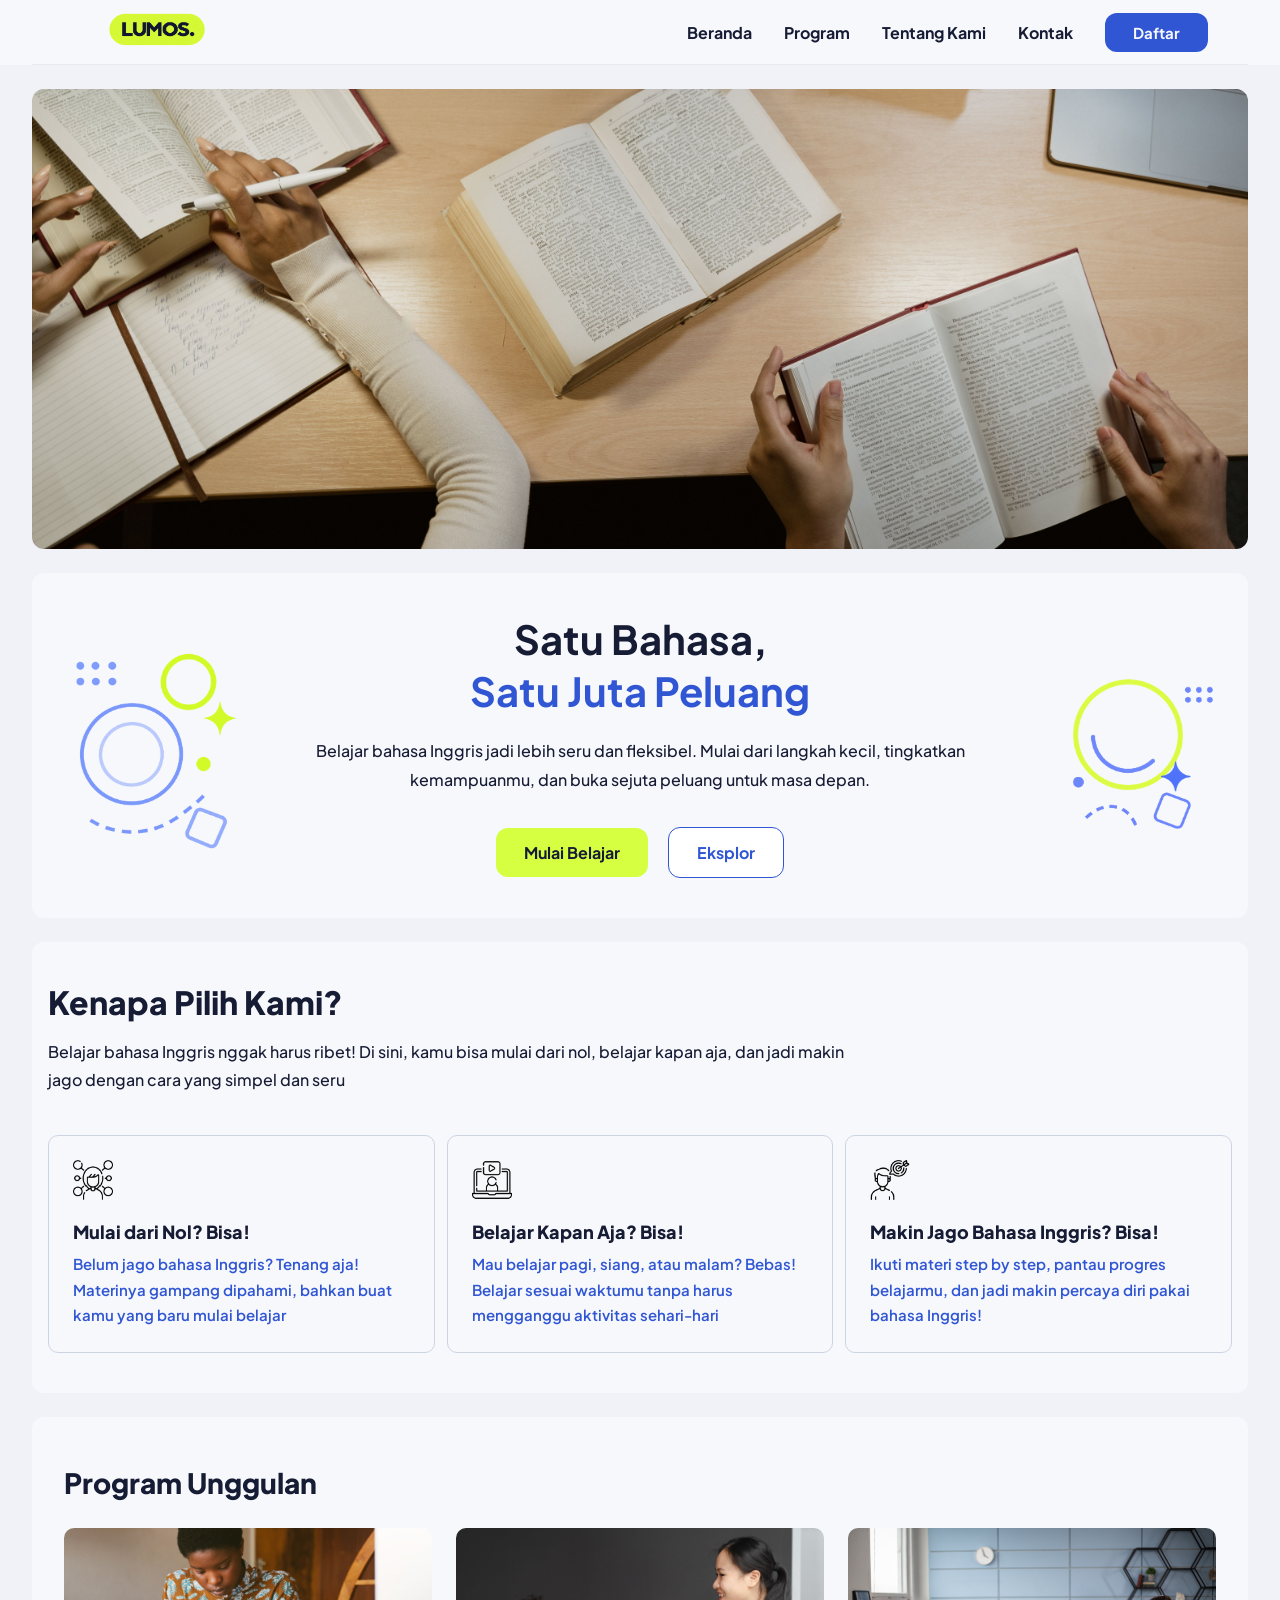
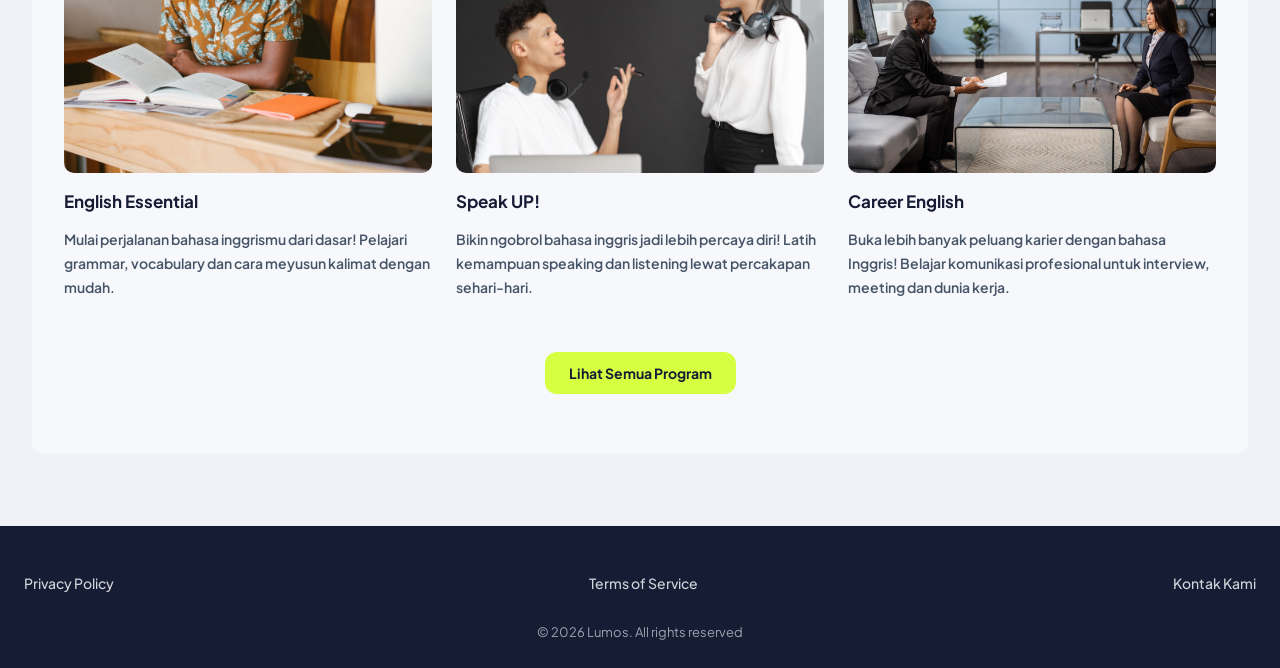
<file: index.html>
<!DOCTYPE html>
<html lang="en">
<head>
    <meta charset="UTF-8">
  <meta name="viewport" content="width=device-width, initial-scale=1.0">
    <title>LUMOS</title>
    <link rel="preconnect" href="https://fonts.googleapis.com">
    <link rel="preconnect" href="https://fonts.gstatic.com" crossorigin>
    <link href="https://fonts.googleapis.com/css2?family=Plus+Jakarta+Sans:wght@400;500;600;700;800&display=swap" rel="stylesheet">
    <link rel="stylesheet" href="style.css">
</head>
<body>
    <header>
        <div class="navbar">
            <div class="logo">
                <img src="assets/logo.png" alt="logo">
            </div>
            <nav class="navlink">
                <a href="#beranda" target="_blank">Beranda</a>
                <a href="#program" target="_blank">Program</a>
                <a href="#tkami" target="_blank">Tentang Kami</a>
                <a href="#kontak" target="_blank">Kontak</a>
                <a href="daftar" class="navlink-btn" target="_blank">Daftar</a>
            </nav>
        </div>
    </header>

    <main class="page-ctn">
        <section class="hero">
            <div class="hero-img">
                <img src="assets/hero.png" alt="hero">
            </div>
            <div class="hero-ctn">
                <img src="assets/hero1.png" class="hero1" alt="hero1">
                <h1>Satu Bahasa,<br> <span>Satu Juta Peluang</span></h1>
                <p>Belajar bahasa Inggris jadi lebih seru dan fleksibel. Mulai dari langkah kecil, tingkatkan kemampuanmu, dan buka sejuta peluang untuk masa depan.</p>
                <div class="hero-btn">
                    <a href="#daftar" class="btn-1" target="_blank">Mulai Belajar</a>
                    <a href="#daftar" class="btn-2" target="_blank">Eksplor</a>
                </div>
                <img src="assets/hero2.png" class="hero2" alt="hero2">
             </div>
        </section>

        <section class="fitur-ctn">
            <div class="fitur-head">
                <h2>Kenapa Pilih Kami?</h2>
                <p>Belajar bahasa Inggris nggak harus ribet! Di sini, kamu bisa mulai dari nol, belajar kapan aja, dan jadi makin jago dengan cara yang simpel dan seru</p>
            </div>

            <div class="fitur-grid">
                <article class="fitur-cd">
                    <img src="assets/fitur1.png" alt="fitur1">
                    <h3>Mulai dari Nol? Bisa!</h3>
                    <p>Belum jago bahasa Inggris? Tenang aja! Materinya gampang dipahami, bahkan buat kamu yang baru mulai belajar</p>
                </article>

                 <article class="fitur-cd">
                    <img src="assets/fitur2.png" alt="fitur2">
                    <h3>Belajar Kapan Aja? Bisa!</h3>
                    <p>Mau belajar pagi, siang, atau malam? Bebas! Belajar sesuai waktumu tanpa harus mengganggu aktivitas sehari-hari</p>
                </article>

                 <article class="fitur-cd">
                    <img src="assets/fitur3.png" alt="fitur3">
                    <h3>Makin Jago Bahasa Inggris? Bisa!</h3>
                    <p>Ikuti materi step by step, pantau progres belajarmu, dan jadi makin percaya diri pakai bahasa Inggris!</p>
                </article>
            </div>
        </section>

        <section class="program-ctn">
            <div class="program-head">
                <h2>Program Unggulan</h2>
            </div>

            <div class="program-grid">
                <article class="program-cd">
                    <img src="assets/program1.jpg" alt="program1">
                    <h3><a href="program1.html" target="_blank">English Essential</a></h3>
                    <p>Mulai perjalanan bahasa inggrismu dari dasar! Pelajari grammar, vocabulary dan cara meyusun kalimat dengan mudah.</p>
                </article> 

                <article class="program-cd">
                    <img src="assets/program2.jpg" alt="program2">
                    <h3><a href="program2.html" target="_blank">Speak UP!</a></h3>
                    <p>Bikin ngobrol bahasa inggris jadi lebih percaya diri! Latih kemampuan speaking dan listening lewat percakapan sehari-hari.</p>
                </article>

                <article class="program-cd">
                    <img src="assets/program3.jpg" alt="program3">
                    <h3><a href="program3.html" target="_blank">Career English</a></h3>
                    <p>Buka lebih banyak peluang karier dengan bahasa Inggris! Belajar komunikasi profesional untuk interview, meeting dan dunia kerja.</p>
                </article>
            </div>

            <div class="program-btn">
                <a href="#program">Lihat Semua Program</a>
            </div>
        </section>
    </main>

    <footer>
        <div class="footer-ctn">
            <div class="footer-link">
                <a href="#privacy" target="_blank">Privacy Policy</a>
                <a href="#terms" target="_blank">Terms of Service</a>
                <a href="kontak" target="_blank">Kontak Kami</a>
            </div>
            <p>&copy; 2026 Lumos. All rights reserved</p>
        </div>
    </footer>
</body>
</html>
</file>
<file: style.css>
* {
    margin: 0;
    padding: 0;
    box-sizing: border-box;
}

body {
    font-family: 'Plus Jakarta Sans',arial;
    background-color: #F0F2F8;
}

header {
    width: 100%;
    margin: 0;
    background-color: #F7F8FC;
}

.page-ctn {
    width: 95%;
    max-width: 1280px;
    margin: 24px auto;
}

.logo img {
    width: 170px;
    height: auto;
}

.navbar {
    display: flex;
    align-items: center;
    justify-content: space-between;
    padding: 12px 40px 12px 40px;
    width: 95%;
    margin: 0 auto;
    max-width: 1280px;
    height: 65px;
    background-color: #F7F8FC;
    border-bottom: 1px solid #E8EAF1;
}

.navlink {
    display: flex;
    align-items: center;
    gap: 32px;
}

.navlink a {
    font-size: 16px;
    font-weight: bold;
    color: #171C35;
    text-decoration: none;
    transition: color 0.2 ease;
}

.navlink a:hover {
    background-color: #EEF2FF;
    color: #3056D3;
}
.navlink a.navlink-btn {
    background-color: #3056D3;
    color: #F7F8FC;
    padding: 10px 28px;
    font-size: 15px;
    font-weight: bold;
    text-decoration: none;
    border-radius: 12px;
    transition: background-color 0.2s ease, color 0.2s ease, transform 0.2s ease, filter 0.2s ease;
}

.navlink a.navlink-btn:hover {
    transform: translateY(-2px);
    filter: brightness(0.94);
}

.hero {
    display: flex;
    flex-direction: column;
    width: 100%;
    gap: 24px;
}

.hero-img {
    width: 100%;
    height: 460px;
    background-color: white;
    border-radius: 12px;
    overflow: hidden;
}

.hero-img img {
    display: block;
    width: 100%;
    height: 100%;
    object-fit:cover;
    object-position: center;
}

.hero-ctn {
    width: 100%;
    background-color: #F7F8FC;
    text-align: center;
    padding: 40px 16px 40px 16px;
    border-radius: 12px;
    position: relative;
    overflow: hidden;
}

.hero1 {
    position: absolute;
    width: 190px;
    height: auto;
    left: 25px;
    top: 50%;
    transform: translateY(-50%);
}

.hero-ctn h1 {
    font-size: 40px;
    font-weight: bold;
    line-height: 1.3;
    color: #171C35;
    margin-bottom: 20px;
}

.hero-ctn h1 span {
    color: #3056D3;
}

.hero-ctn p {
    font-weight: 500;
    font-size: 16px;
    line-height: 1.8;
    color: #171C35;
    max-width: 650px;
    margin: 0 auto 32px;
}

.hero-btn {
    display: flex;
    align-items: center;
    justify-content: center;
    gap: 20px;
}

.hero-btn a {
    display: inline-block;
    padding: 14px 28px;
    border-radius: 12px;
    font-size: 16px;
    font-weight: 700;
    text-decoration: none;
    transition: background-color 0.2s ease, color 0.2s ease, transform 0.2s ease, filter 0.2s ease;
}

.hero-btn a:hover {
    transform: translateY(-2px);
    filter: brightness(0.94);
}

.btn-1 {
   background-color: #D5FF40;
   color: #171C35; 
}

.btn-2 {
    background-color: white;
    color: #3056D3;
    border: 1px solid #3056D3;
}

.hero2 {
    position: absolute;
    width: 190px;
    height: auto;
    right: 25px;
    top: 50%;
    transform: translateY(-50%);
}

.hero-ctn h1,
.hero-ctn p,
.hero-btn {
    position: relative;
    z-index: 2;
}

.fitur-ctn {
    width: 100%;
    background-color: #F7F8FC;
    border-radius: 12px;
    padding: 40px 16px 40px 16px;
    margin-top: 24px;
}

.fitur-head {
    margin-bottom: 40px;
}

.fitur-head h2 {
    font-size: 32px;
    font-weight: 800;
    color: #171C35;
    margin-bottom: 16px;
}

.fitur-head p {
    max-width: 800px;
    font-size: 16px;
    font-weight: 500;
    line-height: 1.8;
    color: #171C35;
}

.fitur-grid {
    display: grid;
    grid-template-columns: repeat(3,1fr);
    gap: 12px;
}
.fitur-cd {
    background-color: #F7F8FC;
    border: 1px solid   #CBD5E1;
    border-radius: 10px;
    padding: 24px;
}

.fitur-cd img {
    width: 40px;
    height: 40px;
    object-fit: contain;
    display: block;
    margin-bottom: 20px;
}

.fitur-cd h3 {
    font-size: 18px;
    font-weight: 800;
    color: #171C35;
    margin-bottom: 8px;
}

.fitur-cd p {
    font-size: 15px;
    font-weight: 600;
    line-height: 1.7;
    color: #3056D3;
}

.program-ctn {
    margin: 72px auto;
    padding: 48px 32px;
    background-color: #F7F8FC;
    border-radius: 12px;
    margin-top: 24px;
}

.program-head {
    margin-bottom: 28px;
}

.program-head h2 {
    font-size: 28px;
    font-weight: 800;
    color: #171C35;
}

.program-grid {
    display: grid;
    grid-template-columns: repeat(3, 1fr);
    gap: 24px;
}

.program-cd img {
    width: 100%;
    object-fit: cover;
    border-radius: 10px;
    display: block;
    margin-bottom: 16px;
}

.program-cd h3 a {
    font-size: 17px;
    font-weight: 700;
    color: #171C35;
    text-decoration: none;
}

.program-cd p {
    font-size: 14px;
    font-weight: 600;
    line-height: 1.7;
    color: #475467;
    margin-top: 16px;
}


.program-btn {
    display: flex;
    padding: 12px 16px 12px 16px;
    justify-content: center;
    margin-top: 40px;
}

.program-btn a {
    display: inline-block;
    padding: 12px 24px;
    background-color: #D5FF40;
    color: #171C35;
    font-size: 14px;
    font-weight: 700;
    text-decoration: none;
    border: 10px;
    border-radius: 12px;
    transition: background-color 0.2s ease, color 0.2s ease, transform 0.2s ease, filter 0.2s ease;
}

.program-btn a:hover {
    transform: translateY(-2px);
    filter: brightness(0.94);
}

footer {
    width: 100%;
    background-color: #171C35;
    padding: 48px 24px 28px;
    margin-top: 72px;
}

.footer-ctn {
    max-width: 1280px;
    margin: 0 auto;
}

.footer-link {
    display: flex;
    justify-content: space-between;
    align-items: center;
    margin-bottom: 32px;
}

.footer-link a {
    color: #d1d5db;
    font-size: 14px;
    font-weight: 500;
    text-decoration: none;
}

.footer-ctn p {
    color: #9ca3af;
    font-size: 13px;
    text-align: center;
}

.footer-link a:hover {
    color: #F5F5F5
}

@media (min-width: 768px) and (max-width: 1024px) {
    .navbar {
        width: 94%;
        padding: 12px 0;
    }

    .logo img {
        width: 140px;
    }

    .navlink {
        gap: 16px;
    }

    .navlink a {
        font-size: 14px;
    }

    .navlink a.navlink-btn {
        padding: 10px 16px;
        font-size: 14px;
    }

    .page-ctn {
        width: 94%;
    }

    .hero-img {
        height: 360px;
    }

    .hero1,
    .hero2 {
        display: none;
    }

    .hero-ctn h1 {
        font-size: 34px;
    }

    .fitur-grid,
    .program-grid {
        grid-template-columns: repeat(2, 1fr);
    }

    .program-ctn {
        padding: 36px 24px;
    }
}

@media (max-width: 767px) {
    .navbar {
        width: 94%;
        height: auto;
        padding: 16px 0;
        flex-direction: column;
        gap: 16px;
    }

    .logo img {
        width: 140px;
    }

    .navlink {
        flex-wrap: wrap;
        justify-content: center;
        gap: 12px 16px;
    }

    .navlink a {
        font-size: 13px;
    }

    .navlink a.navlink-btn {
        padding: 8px 18px;
        font-size: 13px;
    }

    .page-ctn {
        width: 94%;
        margin: 16px auto;
    }

    .hero {
        gap: 16px;
    }

    .hero-img {
        height: 240px;
    }

    .hero1,
    .hero2 {
        display: none;
    }

    .hero-ctn {
        padding: 32px 16px;
    }

    .hero-ctn h1 {
        font-size: 26px;
        margin-bottom: 16px;
    }

    .hero-ctn p {
        font-size: 14px;
        margin-bottom: 24px;
    }

    .hero-btn {
        flex-wrap: wrap;
        gap: 12px;
    }

    .hero-btn a {
        font-size: 13px;
        padding: 12px 18px;
    }

    .fitur-ctn {
        padding: 28px 16px;
        margin-top: 16px;
    }

    .fitur-head {
        margin-bottom: 24px;
    }

    .fitur-head h2,
    .program-head h2 {
        font-size: 24px;
    }

    .fitur-head p {
        font-size: 14px;
    }

    .fitur-grid,
    .program-grid {
        grid-template-columns: 1fr;
        gap: 16px;
    }

    .fitur-cd {
        padding: 20px;
    }

    .program-ctn {
        padding: 28px 16px;
        margin-top: 16px;
        margin-bottom: 40px;
    }

    .program-btn {
        margin-top: 24px;
    }

    footer {
        padding: 36px 16px 24px;
        margin-top: 40px;
    }

    .footer-link {
        flex-direction: column;
        gap: 16px;
        margin-bottom: 24px;
    }
}
</file>
